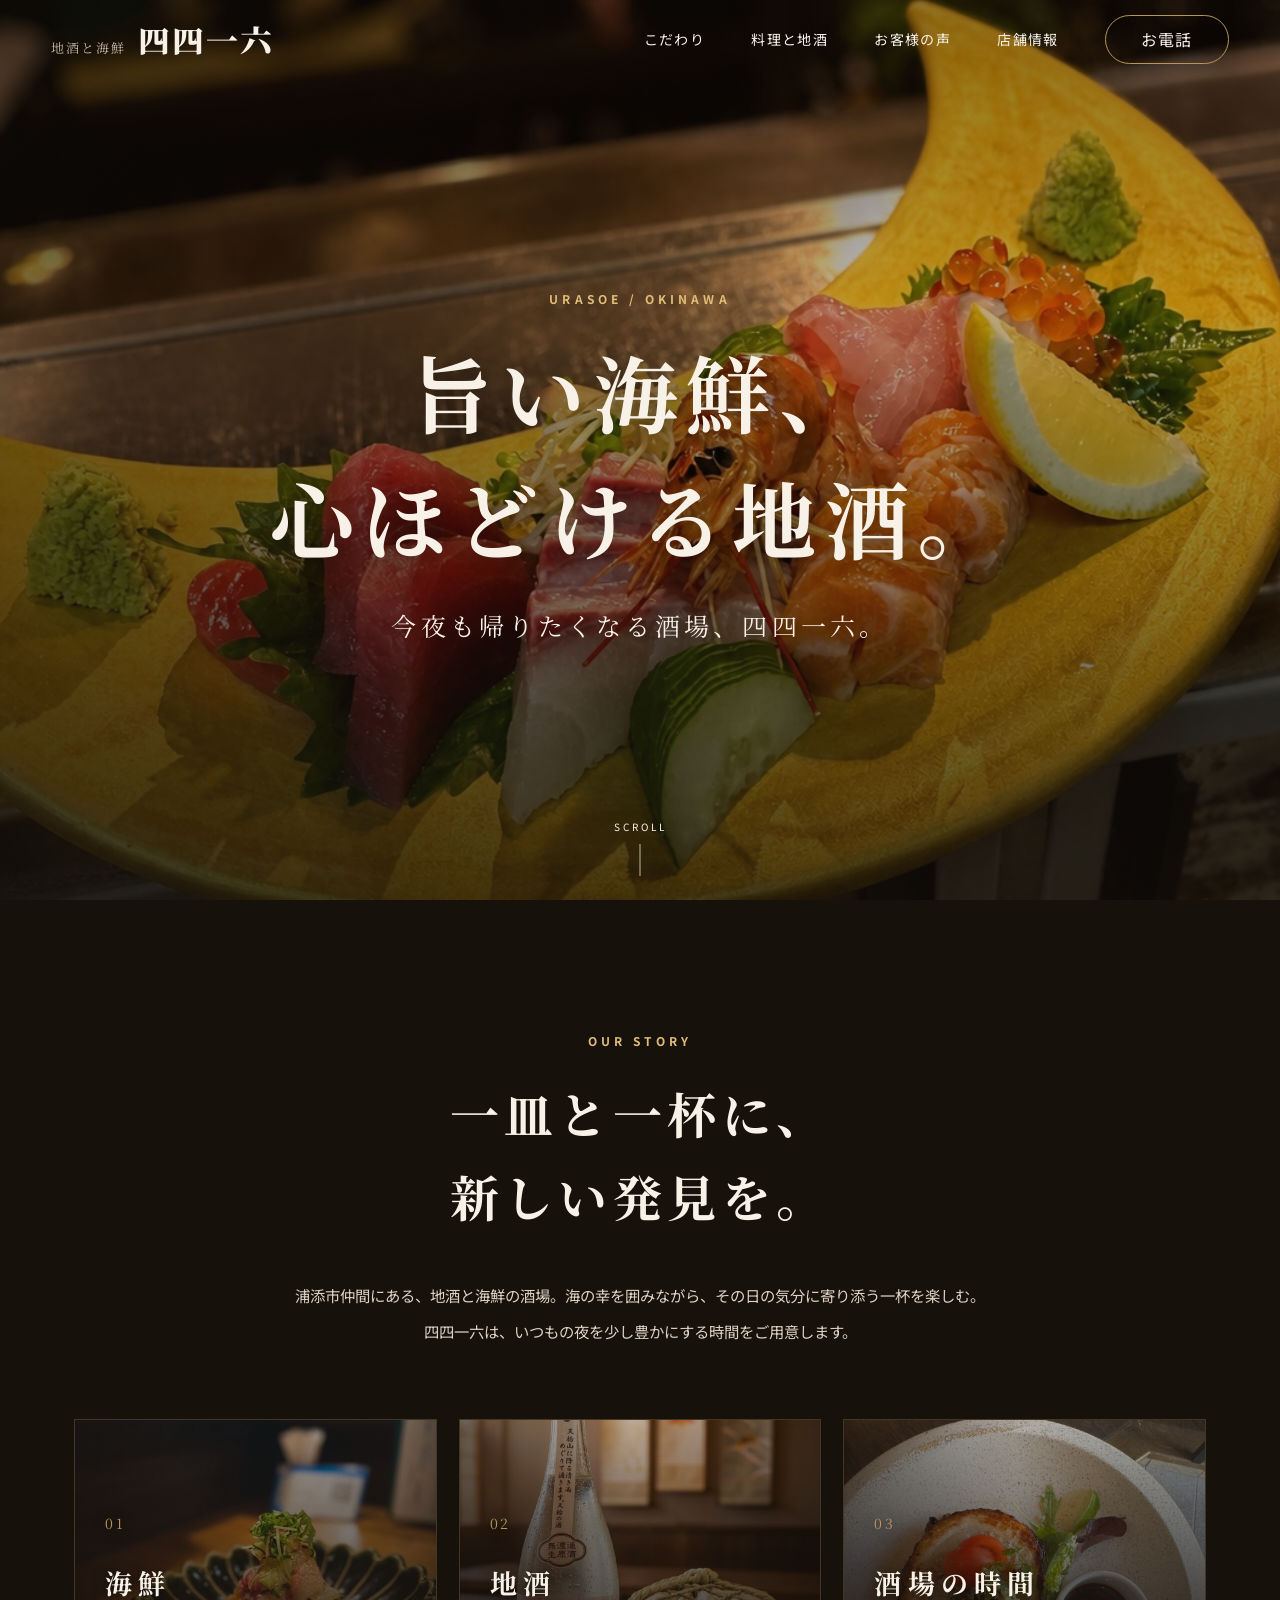
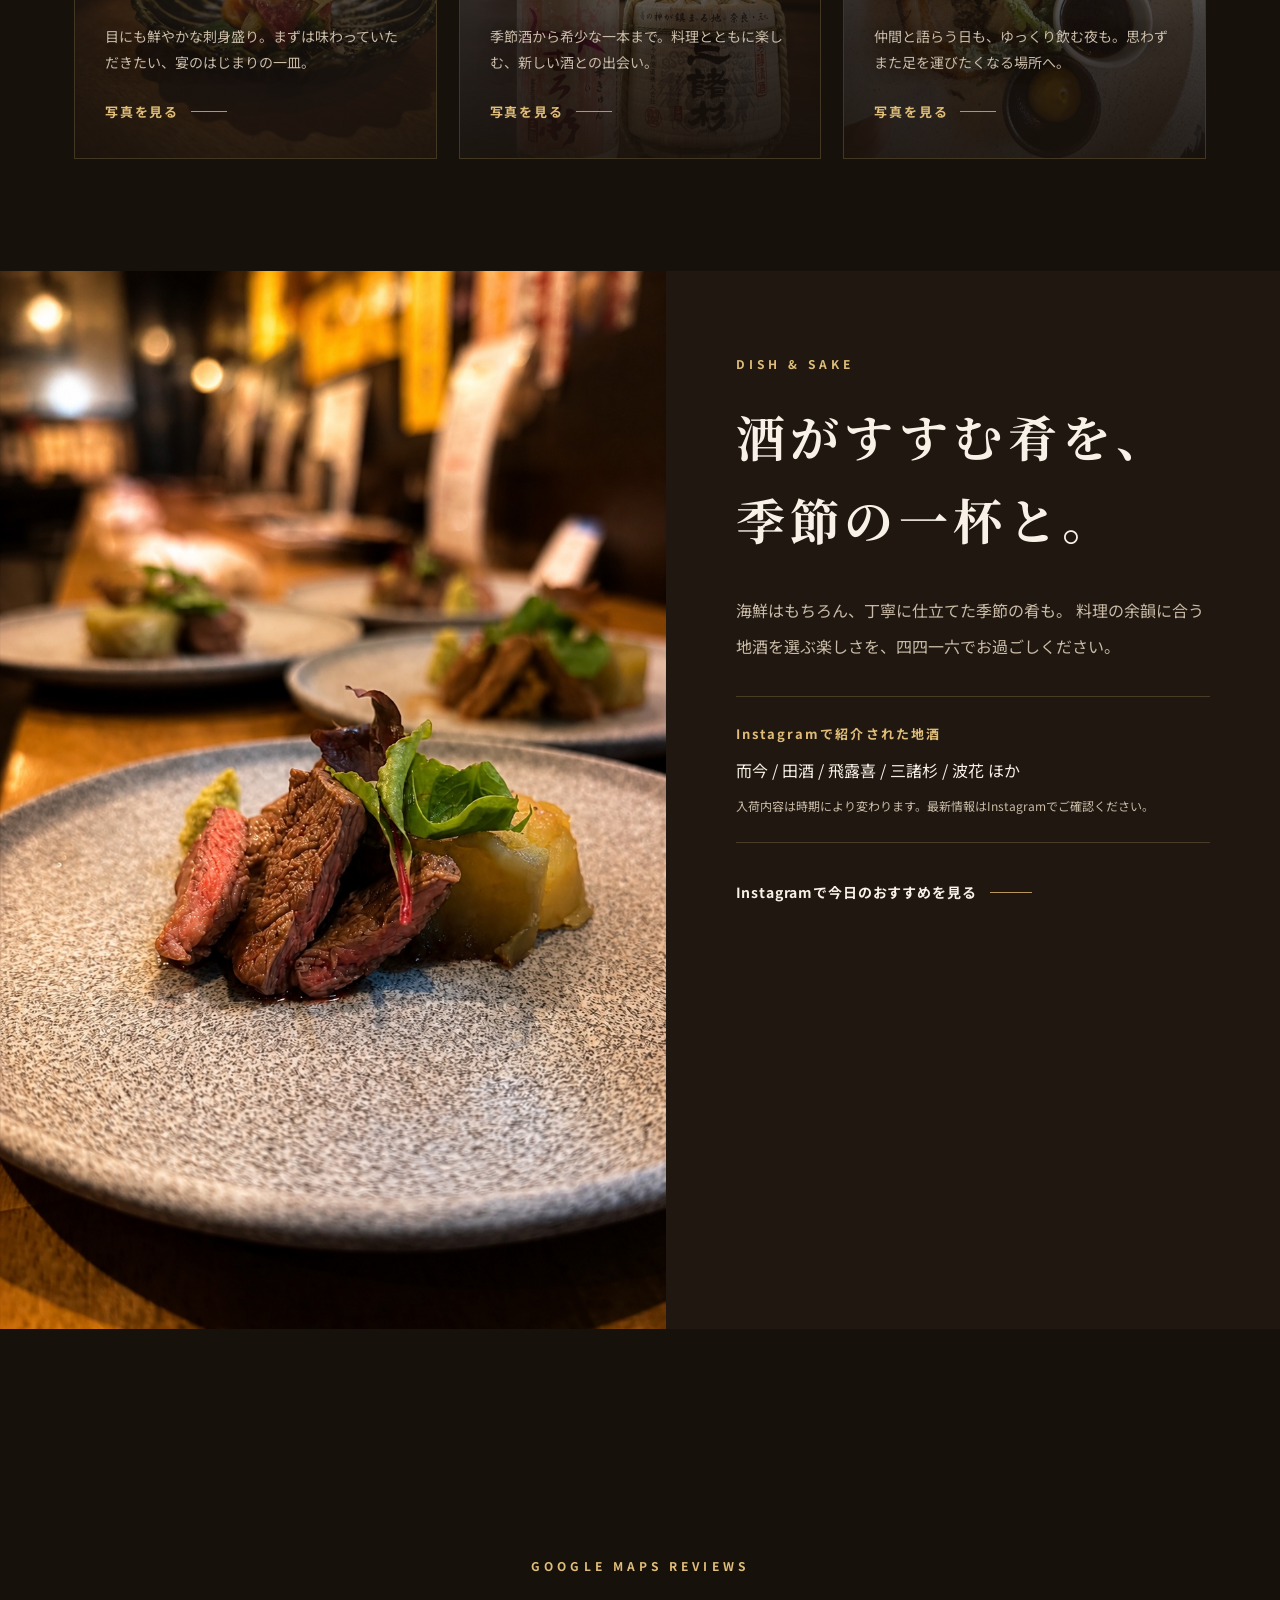
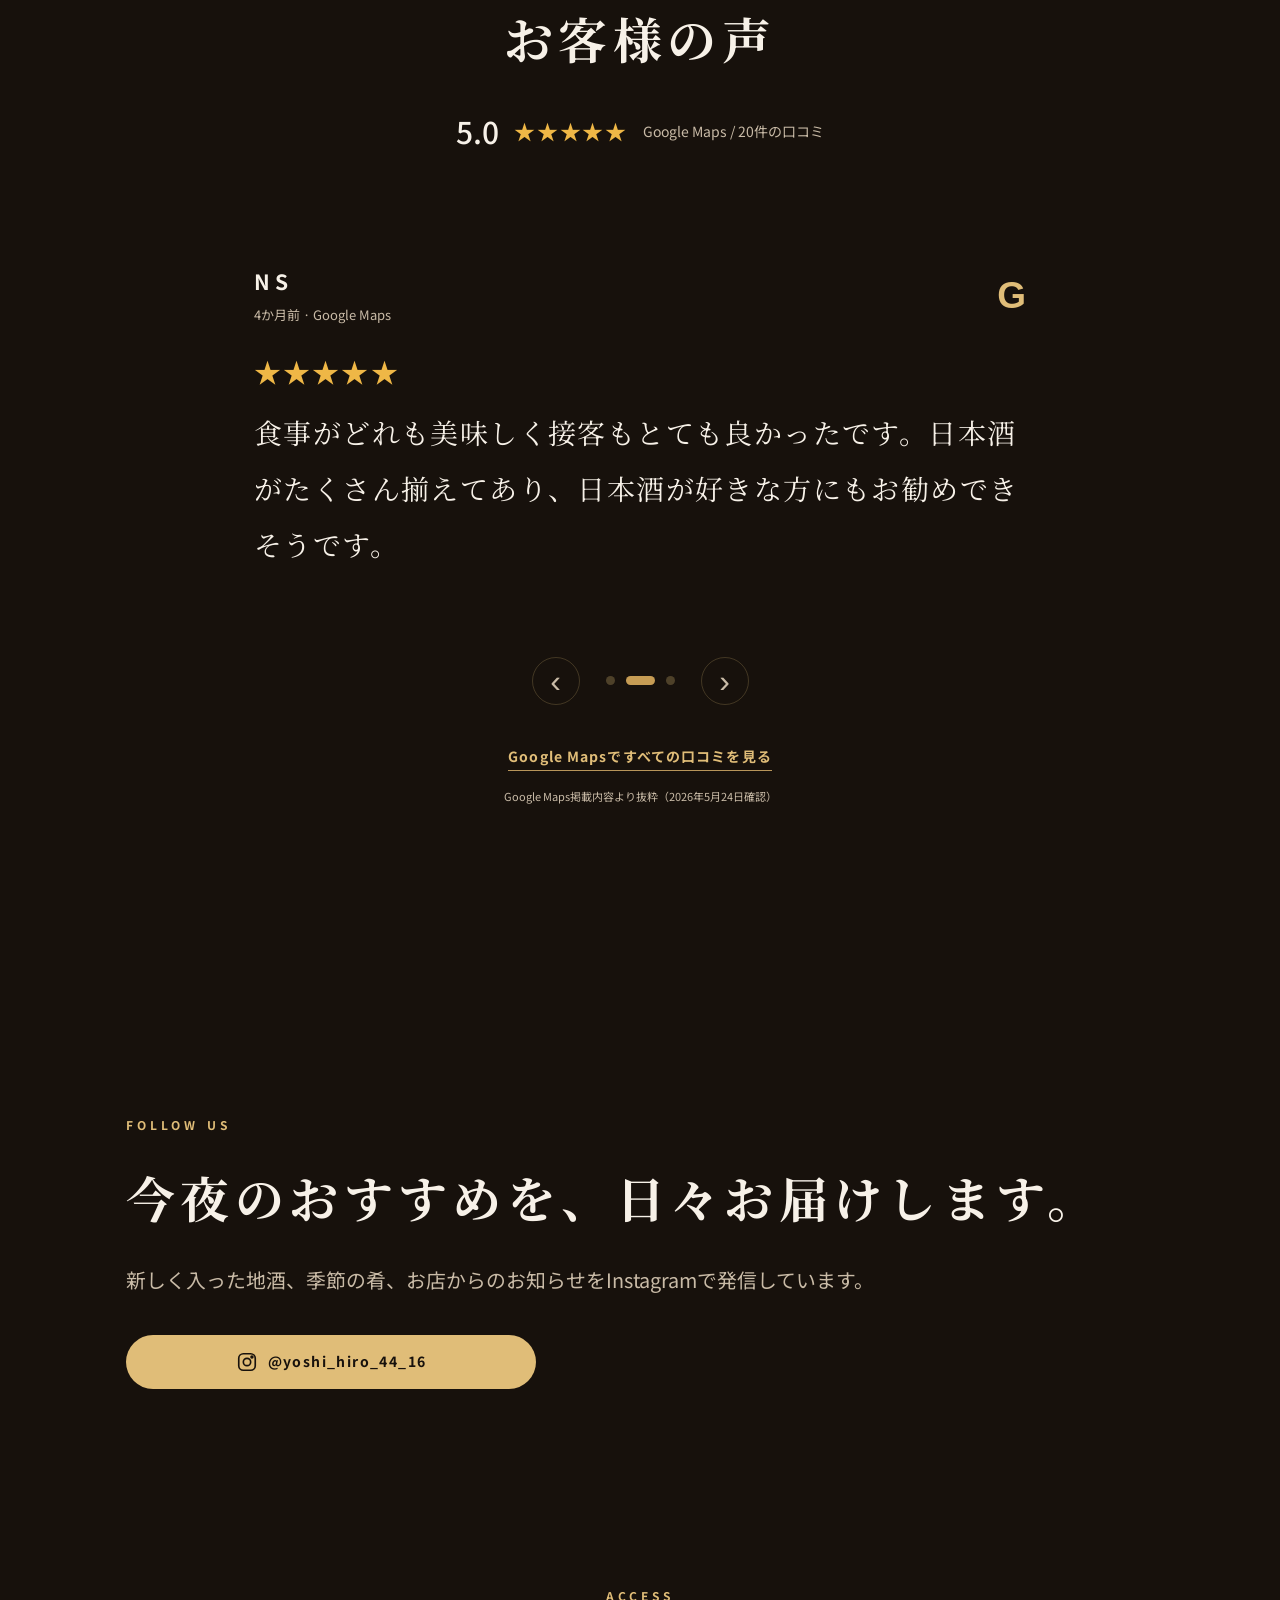
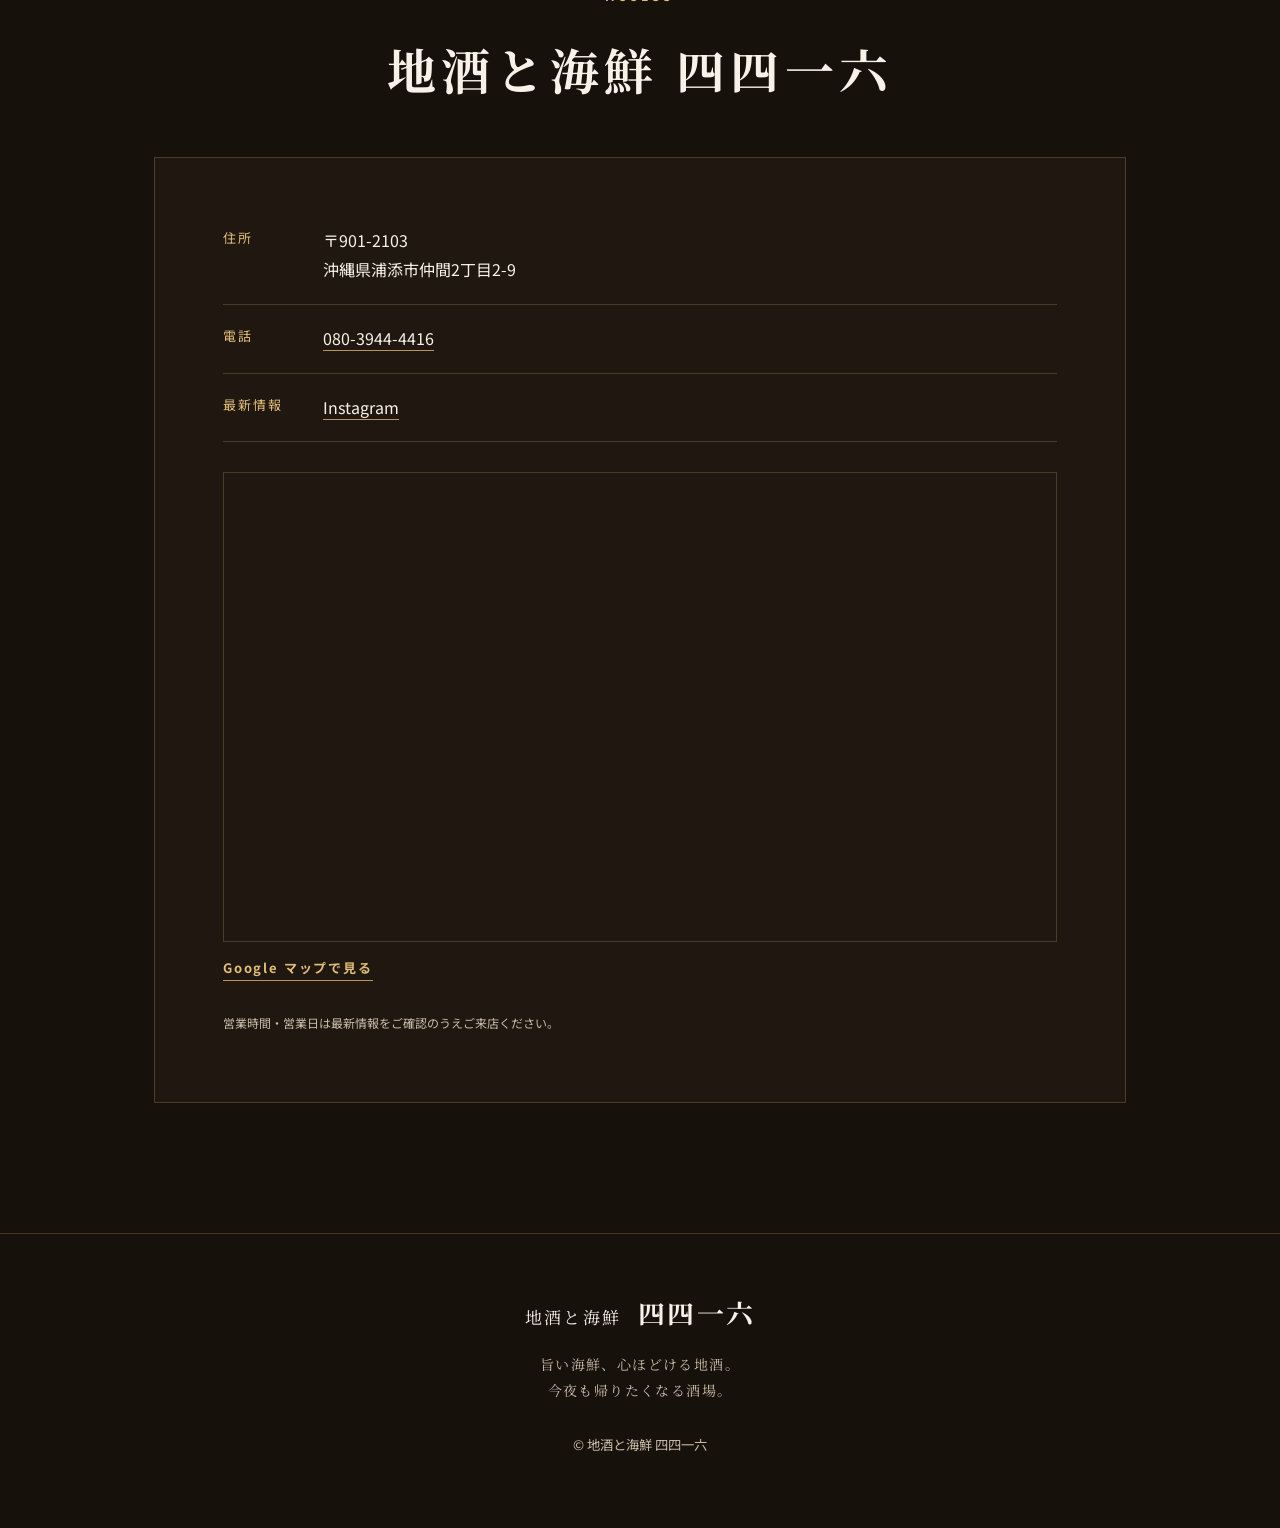
<file: index.html>
<!doctype html>
<html lang="ja">
  <head>
    <meta charset="utf-8">
    <meta name="viewport" content="width=device-width, initial-scale=1">
    <meta name="theme-color" content="#17110c">
    <meta
      name="description"
      content="沖縄県浦添市仲間の酒場、地酒と海鮮 四四一六。旨い海鮮、心ほどける地酒。今夜も帰りたくなる酒場。"
    >
    <title>地酒と海鮮 四四一六 | 浦添の酒場</title>
    <link rel="preconnect" href="https://fonts.googleapis.com">
    <link rel="preconnect" href="https://fonts.gstatic.com" crossorigin>
    <link
      href="https://fonts.googleapis.com/css2?family=Noto+Sans+JP:wght@400;500;700&family=Noto+Serif+JP:wght@500;700;900&display=swap"
      rel="stylesheet"
    >
    <link rel="stylesheet" href="styles.css?v=20260612-bar-gallery">
    <script defer src="script.js"></script>
    <script type="application/ld+json">
      {
        "@context": "https://schema.org",
        "@type": "Restaurant",
        "name": "地酒と海鮮 四四一六",
        "telephone": "080-3944-4416",
        "address": {
          "@type": "PostalAddress",
          "postalCode": "901-2103",
          "addressRegion": "沖縄県",
          "addressLocality": "浦添市",
          "streetAddress": "仲間2丁目2-9"
        },
        "servesCuisine": ["居酒屋", "海鮮料理"],
        "sameAs": ["https://www.instagram.com/yoshi_hiro_44_16/"]
      }
    </script>
  </head>
  <body>
    <header class="site-header" data-header>
      <a class="brand" href="#top" aria-label="地酒と海鮮 四四一六 トップへ">
        <span class="brand-small">地酒と海鮮</span>
        <span class="brand-name">四四一六</span>
      </a>
      <nav class="desktop-nav" aria-label="主要メニュー">
        <a href="#kodawari">こだわり</a>
        <a href="#dish">料理と地酒</a>
        <a href="#reviews">お客様の声</a>
        <a href="#access">店舗情報</a>
      </nav>
      <a class="header-call" href="tel:08039444416">お電話</a>
    </header>

    <main id="top">
      <section class="hero" aria-label="地酒と海鮮 四四一六">
        <div class="hero-media" role="img" aria-label="海鮮の刺身盛り合わせ"></div>
        <div class="hero-overlay"></div>
        <div class="hero-content">
          <p class="hero-eyebrow">URASOE / OKINAWA</p>
          <h1>
            <span>旨い海鮮、</span>
            <span>心ほどける地酒。</span>
          </h1>
          <p class="hero-lead">
            今夜も帰りたくなる酒場、<br class="mobile-only">四四一六。
          </p>
        </div>
        <a class="scroll-cue" href="#kodawari">SCROLL<span></span></a>
      </section>

      <section class="intro" id="kodawari">
        <div class="section-heading reveal">
          <p class="overline">OUR STORY</p>
          <h2>一皿と一杯に、<br>新しい発見を。</h2>
        </div>
        <p class="intro-text reveal">
          <span>浦添市仲間にある、地酒と海鮮の酒場。海の幸を囲みながら、その日の気分に寄り添う一杯を楽しむ。</span>
          <span>四四一六は、いつもの夜を少し豊かにする時間をご用意します。</span>
        </p>
        <div class="promise-grid">
          <a class="promise promise-with-image promise-seafood promise-link reveal" href="seafood.html" aria-label="海鮮の写真ギャラリーを見る">
            <img class="promise-image" src="kaisen-dish.jpg" alt="海鮮の一皿" loading="lazy">
            <span class="promise-number">01</span>
            <h3>海鮮</h3>
            <p>目にも鮮やかな刺身盛り。まずは味わっていただきたい、宴のはじまりの一皿。</p>
            <span class="promise-link-label">写真を見る</span>
          </a>
          <a class="promise promise-with-image promise-link reveal" href="sake.html" aria-label="地酒の写真ギャラリーを見る">
            <img class="promise-image" src="jizake-sake.jpg" alt="地酒の瓶と菰樽" loading="lazy">
            <span class="promise-number">02</span>
            <h3>地酒</h3>
            <p>季節酒から希少な一本まで。料理とともに楽しむ、新しい酒との出会い。</p>
            <span class="promise-link-label">写真を見る</span>
          </a>
          <a class="promise promise-with-image promise-time promise-link reveal" href="bar.html" aria-label="酒場の時間の写真ギャラリーを見る">
            <img class="promise-image" src="izakaya-time.jpg" alt="酒場で楽しむ季節の一皿" loading="lazy">
            <span class="promise-number">03</span>
            <h3>酒場の時間</h3>
            <p>仲間と語らう日も、ゆっくり飲む夜も。思わずまた足を運びたくなる場所へ。</p>
            <span class="promise-link-label">写真を見る</span>
          </a>
        </div>
      </section>

      <section class="signature" id="dish">
        <div class="signature-image reveal">
          <img src="feature-dish.jpg" alt="温かな店内で提供される季節の一皿" loading="lazy">
        </div>
        <div class="signature-copy reveal">
          <p class="overline">DISH & SAKE</p>
          <h2>酒がすすむ肴を、<br>季節の一杯と。</h2>
          <p>
            海鮮はもちろん、丁寧に仕立てた季節の肴も。
            料理の余韻に合う地酒を選ぶ楽しさを、四四一六でお過ごしください。
          </p>
          <div class="sake-note">
            <p class="note-title">Instagramで紹介された地酒</p>
            <p>而今 / 田酒 / 飛露喜 / 三諸杉 / 波花 ほか</p>
            <small>入荷内容は時期により変わります。最新情報はInstagramでご確認ください。</small>
          </div>
          <a
            class="text-link"
            href="https://www.instagram.com/yoshi_hiro_44_16/"
            target="_blank"
            rel="noreferrer"
          >Instagramで今日のおすすめを見る</a>
        </div>
      </section>

      <section class="reviews" id="reviews">
        <div class="section-heading reveal">
          <p class="overline">GOOGLE MAPS REVIEWS</p>
          <h2>お客様の声</h2>
          <div class="review-rating" aria-label="Google マップの評価 5.0、20件の口コミ">
            <strong>5.0</strong>
            <span class="stars" aria-hidden="true">★★★★★</span>
            <span>Google Maps / 20件の口コミ</span>
          </div>
        </div>
        <div class="review-carousel reveal" data-carousel>
          <div class="review-slides" aria-live="polite">
            <article class="review-card is-active" data-slide aria-hidden="false">
              <div class="review-card-header">
                <div>
                  <p class="reviewer">c ko</p>
                  <p class="review-meta">5か月前 · Google Maps</p>
                </div>
                <span class="google-mark" aria-label="Google">G</span>
              </div>
              <p class="review-stars" aria-label="5つ星">★★★★★</p>
              <blockquote>
                お料理、お酒、スタッフさんのサービスの良さ、全てにおいて大満足です！
              </blockquote>
            </article>
            <article class="review-card" data-slide aria-hidden="true">
              <div class="review-card-header">
                <div>
                  <p class="reviewer">N S</p>
                  <p class="review-meta">4か月前 · Google Maps</p>
                </div>
                <span class="google-mark" aria-label="Google">G</span>
              </div>
              <p class="review-stars" aria-label="5つ星">★★★★★</p>
              <blockquote>
                食事がどれも美味しく接客もとても良かったです。日本酒がたくさん揃えてあり、日本酒が好きな方にもお勧めできそうです。
              </blockquote>
            </article>
            <article class="review-card" data-slide aria-hidden="true">
              <div class="review-card-header">
                <div>
                  <p class="reviewer">haiw erhr</p>
                  <p class="review-meta">最終編集: 4か月前 · Google Maps</p>
                </div>
                <span class="google-mark" aria-label="Google">G</span>
              </div>
              <p class="review-stars" aria-label="5つ星">★★★★★</p>
              <blockquote>
                刺身が熟成されてて旨味が引き出されている。天麩羅はサクサク。旬の筍が美味しかった。
              </blockquote>
            </article>
          </div>
          <div class="review-controls">
            <button class="review-arrow" type="button" data-prev aria-label="前の口コミを表示">‹</button>
            <div class="review-dots" aria-label="口コミスライド">
              <button class="review-dot is-active" type="button" data-dot="0" aria-label="1件目の口コミ" aria-current="true"></button>
              <button class="review-dot" type="button" data-dot="1" aria-label="2件目の口コミ"></button>
              <button class="review-dot" type="button" data-dot="2" aria-label="3件目の口コミ"></button>
            </div>
            <button class="review-arrow" type="button" data-next aria-label="次の口コミを表示">›</button>
          </div>
          <a
            class="review-map-link"
            href="https://www.google.com/maps/search/?api=1&query=%E5%9C%B0%E9%85%92%E3%81%A8%E6%B5%B7%E9%AE%AE%20%E5%9B%9B%E5%9B%9B%E4%B8%80%E5%85%AD%20%E6%B2%96%E7%B8%84%E7%9C%8C%E6%B5%A6%E6%B7%BB%E5%B8%82%E4%BB%B2%E9%96%932%E4%B8%81%E7%9B%AE2-9"
            target="_blank"
            rel="noreferrer"
          >Google Mapsですべての口コミを見る</a>
          <p class="review-source">Google Maps掲載内容より抜粋（2026年5月24日確認）</p>
        </div>
      </section>

      <section class="instagram-band">
        <div class="band-copy reveal">
          <p class="overline">FOLLOW US</p>
          <h2>今夜のおすすめを、日々お届けします。</h2>
          <p>新しく入った地酒、季節の肴、お店からのお知らせをInstagramで発信しています。</p>
        </div>
        <a
          class="button instagram reveal"
          href="https://www.instagram.com/yoshi_hiro_44_16/"
          target="_blank"
          rel="noreferrer"
        >
          <svg class="instagram-icon" viewBox="0 0 24 24" aria-hidden="true">
            <rect x="3" y="3" width="18" height="18" rx="5"></rect>
            <circle cx="12" cy="12" r="4"></circle>
            <circle cx="17.4" cy="6.6" r="1"></circle>
          </svg>
          <span>@yoshi_hiro_44_16</span>
        </a>
      </section>

      <section class="access" id="access">
        <div class="section-heading reveal">
          <p class="overline">ACCESS</p>
          <h2>地酒と海鮮 四四一六</h2>
        </div>
        <div class="access-card reveal">
          <dl>
            <div>
              <dt>住所</dt>
              <dd>〒901-2103<br>沖縄県浦添市仲間2丁目2-9</dd>
            </div>
            <div>
              <dt>電話</dt>
              <dd><a href="tel:08039444416">080-3944-4416</a></dd>
            </div>
            <div>
              <dt>最新情報</dt>
              <dd>
                <a href="https://www.instagram.com/yoshi_hiro_44_16/" target="_blank" rel="noreferrer">
                  Instagram
                </a>
              </dd>
            </div>
          </dl>
          <div class="access-map">
            <iframe
              title="地酒と海鮮 四四一六のGoogleマップ"
              src="https://www.google.com/maps?q=%E5%9C%B0%E9%85%92%E3%81%A8%E6%B5%B7%E9%AE%AE%20%E5%9B%9B%E5%9B%9B%E4%B8%80%E5%85%AD%20%E6%B2%96%E7%B8%84%E7%9C%8C%E6%B5%A6%E6%B7%BB%E5%B8%82%E4%BB%B2%E9%96%932%E4%B8%81%E7%9B%AE2-9&output=embed"
              loading="lazy"
              referrerpolicy="no-referrer-when-downgrade"
            ></iframe>
            <a
              class="map-link"
              href="https://www.google.com/maps/search/?api=1&query=%E5%9C%B0%E9%85%92%E3%81%A8%E6%B5%B7%E9%AE%AE%20%E5%9B%9B%E5%9B%9B%E4%B8%80%E5%85%AD%20%E6%B2%96%E7%B8%84%E7%9C%8C%E6%B5%A6%E6%B7%BB%E5%B8%82%E4%BB%B2%E9%96%932%E4%B8%81%E7%9B%AE2-9"
              target="_blank"
              rel="noreferrer"
            >Google マップで見る</a>
          </div>
          <p class="access-note">営業時間・営業日は最新情報をご確認のうえご来店ください。</p>
        </div>
      </section>
    </main>

    <footer class="site-footer">
      <p class="footer-brand">地酒と海鮮 <strong>四四一六</strong></p>
      <p>旨い海鮮、心ほどける地酒。<br>今夜も帰りたくなる酒場。</p>
      <small>&copy; 地酒と海鮮 四四一六</small>
    </footer>

    <div class="mobile-dock" aria-label="お問い合わせ">
      <a href="tel:08039444416">電話する</a>
      <a
        href="https://www.google.com/maps/search/?api=1&query=%E5%9C%B0%E9%85%92%E3%81%A8%E6%B5%B7%E9%AE%AE%20%E5%9B%9B%E5%9B%9B%E4%B8%80%E5%85%AD%20%E6%B2%96%E7%B8%84%E7%9C%8C%E6%B5%A6%E6%B7%BB%E5%B8%82%E4%BB%B2%E9%96%932%E4%B8%81%E7%9B%AE2-9"
        target="_blank"
        rel="noreferrer"
      >地図</a>
      <a href="https://www.instagram.com/yoshi_hiro_44_16/" target="_blank" rel="noreferrer">Instagram</a>
    </div>
  </body>
</html>
</file>
<file: styles.css>
@charset "UTF-8";

:root {
  --ink: #f7f1e8;
  --ink-muted: #c9bba7;
  --night: #17110c;
  --night-soft: #201810;
  --panel: #2b2017;
  --gold: #b8955a;
  --gold-light: #e0bd78;
  --vermilion: #a94331;
  --line: rgba(224, 189, 120, 0.22);
  --serif: "Noto Serif JP", "Hiragino Mincho ProN", serif;
  --sans: "Noto Sans JP", "Hiragino Kaku Gothic ProN", sans-serif;
}

* {
  box-sizing: border-box;
}

html {
  scroll-behavior: smooth;
}

body {
  margin: 0;
  color: var(--ink);
  background: var(--night);
  font-family: var(--sans);
  line-height: 1.85;
}

a {
  color: inherit;
  text-decoration: none;
}

img {
  display: block;
  max-width: 100%;
}

.site-header {
  position: fixed;
  top: 0;
  left: 0;
  z-index: 30;
  display: flex;
  align-items: center;
  justify-content: space-between;
  width: 100%;
  height: 80px;
  padding: 0 clamp(20px, 4vw, 54px);
  border-bottom: 1px solid transparent;
  transition: background 260ms ease, border-color 260ms ease;
}

.site-header.is-scrolled {
  background: rgba(23, 17, 12, 0.93);
  border-color: var(--line);
  backdrop-filter: blur(12px);
}

.brand {
  display: flex;
  align-items: baseline;
  gap: 12px;
  font-family: var(--serif);
  letter-spacing: 0.12em;
}

.brand-small {
  font-size: 13px;
  color: var(--ink-muted);
}

.brand-name {
  font-size: clamp(25px, 3vw, 32px);
  font-weight: 900;
}

.desktop-nav {
  display: flex;
  gap: clamp(24px, 4vw, 46px);
  margin-left: auto;
  margin-right: clamp(22px, 4vw, 46px);
  font-size: 14px;
  letter-spacing: 0.1em;
}

.desktop-nav a {
  position: relative;
}

.desktop-nav a::after {
  position: absolute;
  right: 0;
  bottom: -8px;
  left: 0;
  height: 1px;
  content: "";
  background: var(--gold-light);
  transform: scaleX(0);
  transform-origin: left;
  transition: transform 180ms ease;
}

.desktop-nav a:hover::after,
.desktop-nav a:focus-visible::after {
  transform: scaleX(1);
}

.header-call {
  min-width: 124px;
  padding: 9px 20px;
  text-align: center;
  letter-spacing: 0.08em;
  border: 1px solid var(--gold);
  border-radius: 999px;
  transition: background 180ms ease;
}

.header-call:hover,
.header-call:focus-visible {
  background: rgba(184, 149, 90, 0.18);
}

.hero {
  position: relative;
  display: grid;
  min-height: 100svh;
  place-items: center;
  overflow: hidden;
}

.hero-media,
.hero-overlay {
  position: absolute;
  inset: 0;
}

.hero-media {
  background-image: url("hero-sashimi.jpg");
  background-repeat: no-repeat;
  background-position: center 67%;
  background-size: cover;
  transform: scale(1.03);
  animation: hero-zoom 14s ease-out forwards;
}

.hero-overlay {
  background:
    linear-gradient(180deg, rgba(18, 13, 9, 0.48) 0%, rgba(18, 13, 9, 0.27) 34%, rgba(18, 13, 9, 0.75) 100%),
    linear-gradient(90deg, rgba(18, 13, 9, 0.4), transparent 65%);
}

@keyframes hero-zoom {
  from { transform: scale(1.09); }
  to { transform: scale(1.03); }
}

.hero-content {
  position: relative;
  z-index: 2;
  width: min(1160px, calc(100% - 48px));
  padding-top: 74px;
  text-align: center;
}

.hero-eyebrow,
.overline {
  margin: 0 0 20px;
  color: var(--gold-light);
  font-size: 12px;
  font-weight: 700;
  letter-spacing: 0.34em;
}

.hero h1 {
  display: flex;
  flex-direction: column;
  gap: 4px;
  margin: 0;
  font-family: var(--serif);
  font-size: clamp(42px, 7.1vw, 84px);
  font-weight: 700;
  letter-spacing: 0.1em;
  line-height: 1.45;
  text-shadow: 0 4px 28px rgba(0, 0, 0, 0.46);
}

.hero-lead {
  margin: 24px 0 38px;
  font-family: var(--serif);
  font-size: clamp(18px, 2vw, 25px);
  letter-spacing: 0.17em;
}

.hero-actions {
  display: flex;
  justify-content: center;
  gap: 14px;
}

.button {
  display: inline-flex;
  align-items: center;
  justify-content: center;
  min-height: 54px;
  padding: 0 31px;
  font-size: 14px;
  font-weight: 700;
  letter-spacing: 0.1em;
  border: 1px solid transparent;
  border-radius: 999px;
  transition: transform 180ms ease, background 180ms ease, border-color 180ms ease;
}

.button:hover,
.button:focus-visible {
  transform: translateY(-2px);
}

.button.primary {
  color: white;
  background: var(--vermilion);
}

.button.primary:hover,
.button.primary:focus-visible {
  background: #bf533c;
}

.button.secondary {
  border-color: rgba(247, 241, 232, 0.64);
  background: rgba(15, 12, 9, 0.26);
}

.button.secondary:hover,
.button.secondary:focus-visible {
  background: rgba(15, 12, 9, 0.5);
}

.scroll-cue {
  position: absolute;
  bottom: 24px;
  left: 50%;
  z-index: 2;
  display: flex;
  flex-direction: column;
  gap: 8px;
  align-items: center;
  font-size: 10px;
  letter-spacing: 0.3em;
  transform: translateX(-50%);
}

.scroll-cue span {
  width: 1px;
  height: 32px;
  background: var(--ink);
  opacity: 0.72;
}

.intro {
  max-width: 1180px;
  padding: clamp(76px, 11vw, 130px) 24px clamp(70px, 9vw, 112px);
  margin: 0 auto;
}

#kodawari,
#dish,
#reviews,
#access {
  scroll-margin-top: 92px;
}

.section-heading {
  text-align: center;
}

.section-heading h2,
.signature-copy h2,
.band-copy h2 {
  margin: 0;
  font-family: var(--serif);
  font-size: clamp(31px, 4.5vw, 49px);
  letter-spacing: 0.11em;
  line-height: 1.7;
}

.intro-text {
  max-width: 1040px;
  margin: 38px auto 70px;
  color: #ddd1c2;
  font-size: clamp(14px, 1.2vw, 16px);
  line-height: 2.35;
  text-align: center;
}

.intro-text span {
  display: block;
  white-space: nowrap;
}

.promise-grid {
  display: grid;
  grid-template-columns: repeat(3, 1fr);
  gap: 22px;
}

.promise {
  position: relative;
  overflow: hidden;
  min-height: 276px;
  padding: 34px 30px;
  border: 1px solid var(--line);
  background: var(--night-soft);
}

.promise-with-image {
  display: flex;
  flex-direction: column;
  justify-content: flex-end;
  min-height: 340px;
  background: #16100b;
}

.promise-with-image::after {
  position: absolute;
  inset: 0;
  z-index: 1;
  content: "";
  background:
    linear-gradient(180deg, rgba(24, 17, 12, 0.14) 0%, rgba(24, 17, 12, 0.72) 62%, rgba(24, 17, 12, 0.9) 100%),
    linear-gradient(90deg, rgba(24, 17, 12, 0.58) 0%, rgba(24, 17, 12, 0.12) 48%, rgba(24, 17, 12, 0.32) 100%);
}

.promise-image {
  position: absolute;
  inset: 0;
  width: 100%;
  height: 100%;
  object-fit: cover;
  object-position: 46% 68%;
  transform: scale(1.02);
}

.promise-with-image .promise-number,
.promise-with-image h3,
.promise-with-image p {
  position: relative;
  z-index: 2;
  text-shadow: 0 2px 14px rgba(0, 0, 0, 0.55);
}

.promise-with-image p {
  color: rgba(250, 246, 237, 0.84);
}

.promise-link {
  color: inherit;
  cursor: pointer;
  transition: border-color 220ms ease, transform 220ms ease;
}

.promise-link:hover,
.promise-link:focus-visible {
  border-color: rgba(224, 189, 120, 0.58);
  transform: translateY(-3px);
}

.promise-link-label {
  position: relative;
  z-index: 2;
  display: inline-flex;
  align-items: center;
  gap: 12px;
  margin-top: 24px;
  color: var(--gold-light);
  font-size: 13px;
  font-weight: 700;
  letter-spacing: 0.14em;
}

.promise-link-label::after {
  width: 36px;
  height: 1px;
  content: "";
  background: var(--gold);
}

.promise-seafood .promise-image {
  object-position: 50% 72%;
}

.promise-time .promise-image {
  object-position: 50% 58%;
}

.promise-number {
  color: var(--gold);
  font-family: var(--serif);
  font-size: 14px;
  letter-spacing: 0.18em;
}

.promise h3 {
  margin: 21px 0 16px;
  font-family: var(--serif);
  font-size: 27px;
  letter-spacing: 0.23em;
}

.promise p {
  margin: 0;
  color: var(--ink-muted);
  font-size: 14px;
}

.signature {
  display: grid;
  grid-template-columns: minmax(300px, 52%) minmax(320px, 48%);
  align-items: stretch;
  max-width: 1320px;
  margin: 0 auto clamp(72px, 10vw, 122px);
  background: var(--night-soft);
}

.signature-image img {
  width: 100%;
  height: 100%;
  min-height: 700px;
  object-fit: cover;
  object-position: center 54%;
}

.signature-copy {
  padding: clamp(46px, 7vw, 82px) clamp(34px, 6vw, 70px);
}

.signature-copy > p:not(.overline) {
  margin: 30px 0;
  color: var(--ink-muted);
  line-height: 2.25;
}

.sake-note {
  padding: 25px 0;
  margin: 32px 0 34px;
  border-top: 1px solid var(--line);
  border-bottom: 1px solid var(--line);
}

.sake-note p {
  margin: 0 0 10px;
}

.sake-note .note-title {
  color: var(--gold-light);
  font-size: 13px;
  font-weight: 700;
  letter-spacing: 0.16em;
}

.sake-note small {
  display: block;
  color: var(--ink-muted);
  font-size: 12px;
  line-height: 1.8;
}

.text-link {
  display: inline-flex;
  align-items: center;
  gap: 14px;
  font-size: 14px;
  font-weight: 700;
  letter-spacing: 0.06em;
}

.text-link::after {
  width: 42px;
  height: 1px;
  content: "";
  background: var(--gold);
  transition: width 180ms ease;
}

.text-link:hover::after {
  width: 58px;
}

.instagram-band {
  display: block;
  max-width: 1180px;
  padding: clamp(48px, 7vw, 76px);
  margin: 0 auto clamp(75px, 10vw, 120px);
  border: 0;
  background: transparent;
  text-align: left;
}

.band-copy p:not(.overline) {
  max-width: 100%;
  margin: 20px 0 0;
  color: var(--ink-muted);
  font-size: clamp(15px, 1.55vw, 20px);
  line-height: 2;
  white-space: nowrap;
}

.band-copy h2 {
  white-space: nowrap;
}

.button.instagram {
  min-width: min(410px, 100%);
  margin-top: 36px;
  color: var(--night);
  background: var(--gold-light);
}

.instagram-icon {
  width: 22px;
  height: 22px;
  margin-right: 10px;
  fill: none;
  stroke: currentColor;
  stroke-linecap: round;
  stroke-linejoin: round;
  stroke-width: 1.8;
}

.reviews {
  max-width: none;
  padding: clamp(72px, 10vw, 104px) 24px clamp(76px, 11vw, 112px);
  margin: 0 0 clamp(75px, 10vw, 120px);
  color: var(--ink);
  background: transparent;
}

.reviews .overline {
  color: var(--gold-light);
}

.reviews .section-heading h2 {
  color: var(--ink);
}

.review-carousel {
  max-width: 932px;
  margin: 0 auto;
  text-align: center;
}

.review-rating {
  display: flex;
  gap: 15px;
  align-items: center;
  justify-content: center;
  margin: 24px 0 47px;
  color: var(--ink-muted);
  font-size: 14px;
}

.review-rating strong {
  color: var(--ink);
  font-size: 30px;
  font-weight: 500;
}

.stars {
  color: #efb746;
  font-size: 21px;
  letter-spacing: 0.08em;
}

.review-slides {
  position: relative;
  min-height: 358px;
}

.review-card {
  position: absolute;
  inset: 0;
  visibility: hidden;
  padding: clamp(32px, 6vw, 55px) clamp(27px, 8vw, 80px);
  text-align: left;
  color: var(--ink);
  border: 0;
  background: transparent;
  box-shadow: none;
  opacity: 0;
  transform: translateX(22px);
  transition: opacity 360ms ease, transform 360ms ease, visibility 360ms;
}

.review-card.is-active {
  position: relative;
  visibility: visible;
  opacity: 1;
  transform: translateX(0);
}

.review-card-header {
  display: flex;
  align-items: flex-start;
  justify-content: space-between;
}

.reviewer {
  margin: 0 0 3px;
  color: var(--ink);
  font-size: 21px;
  font-weight: 700;
}

.review-meta {
  margin: 0;
  color: var(--ink-muted);
  font-size: 13px;
}

.google-mark {
  color: var(--gold-light);
  font-family: Arial, sans-serif;
  font-size: 37px;
  font-weight: 700;
}

.review-stars {
  margin: 28px 0 19px;
  color: #efb746;
  font-size: 27px;
  letter-spacing: 0.08em;
  line-height: 1;
}

.review-card blockquote {
  margin: 0;
  font-family: var(--serif);
  font-size: clamp(20px, 2.7vw, 28px);
  letter-spacing: 0.05em;
  line-height: 2;
  color: var(--ink);
}

.review-controls {
  display: flex;
  gap: 26px;
  align-items: center;
  justify-content: center;
  margin-top: 30px;
}

.review-arrow {
  width: 48px;
  height: 48px;
  color: var(--ink-muted);
  font-size: 32px;
  line-height: 1;
  cursor: pointer;
  border: 1px solid var(--line);
  border-radius: 50%;
  background: transparent;
  transition: border-color 180ms ease, color 180ms ease;
}

.review-arrow:hover,
.review-arrow:focus-visible {
  color: #b18447;
  border-color: #b8955a;
}

.review-dots {
  display: flex;
  gap: 11px;
}

.review-dot {
  width: 9px;
  height: 9px;
  padding: 0;
  cursor: pointer;
  border: 0;
  border-radius: 50%;
  background: rgba(224, 189, 120, 0.28);
  transition: width 180ms ease, background 180ms ease;
}

.review-dot.is-active {
  width: 29px;
  border-radius: 10px;
  background: #c69c54;
}

.review-map-link {
  display: inline-flex;
  margin-top: 39px;
  color: var(--gold-light);
  font-size: 14px;
  font-weight: 700;
  letter-spacing: 0.08em;
  border-bottom: 1px solid #b8955a;
}

.review-source {
  margin: 15px 0 0;
  color: var(--ink-muted);
  font-size: 11px;
}

.access {
  max-width: 1020px;
  padding: 0 24px clamp(76px, 11vw, 130px);
  margin: 0 auto;
}

.access-card {
  display: grid;
  grid-template-columns: 1fr;
  gap: 30px;
  padding: clamp(36px, 7vw, 68px);
  margin-top: 46px;
  border: 1px solid var(--line);
  background: var(--night-soft);
}

.access-card dl {
  margin: 0;
}

.access-card dl div {
  display: grid;
  grid-template-columns: 100px 1fr;
  padding: 19px 0;
  border-bottom: 1px solid var(--line);
}

.access-card dl div:first-child {
  padding-top: 0;
}

.access-card dt {
  color: var(--gold-light);
  font-size: 13px;
  letter-spacing: 0.16em;
}

.access-card dd {
  margin: 0;
}

.access-card dd a {
  border-bottom: 1px solid var(--gold);
}

.access-map {
  width: 100%;
  align-self: stretch;
}

.access-map iframe {
  display: block;
  width: 100%;
  min-height: clamp(320px, 48vw, 470px);
  border: 1px solid var(--line);
  filter: saturate(0.78) contrast(0.96);
}

.map-link {
  display: inline-block;
  margin-top: 14px;
  color: var(--gold-light);
  font-size: 13px;
  font-weight: 700;
  letter-spacing: 0.14em;
  border-bottom: 1px solid var(--gold);
}

.access-note {
  grid-column: 1 / -1;
  margin: 0;
  color: var(--ink-muted);
  font-size: 12px;
}

.site-footer {
  padding: 54px 24px 70px;
  color: var(--ink-muted);
  text-align: center;
  border-top: 1px solid var(--line);
}

.footer-brand {
  margin: 0 0 14px;
  color: var(--ink);
  font-family: var(--serif);
  font-size: 17px;
  letter-spacing: 0.14em;
}

.footer-brand strong {
  margin-left: 10px;
  font-size: 27px;
}

.site-footer p:not(.footer-brand) {
  margin: 0 0 25px;
  font-family: var(--serif);
  font-size: 14px;
  letter-spacing: 0.1em;
}

.gallery-hero {
  max-width: 1180px;
  padding: 150px 24px 48px;
  margin: 0 auto;
}

.gallery-hero-copy {
  max-width: 760px;
  padding-bottom: 34px;
  border-bottom: 1px solid var(--line);
}

.gallery-hero h1 {
  margin: 0;
  font-family: var(--serif);
  font-size: clamp(48px, 8vw, 92px);
  letter-spacing: 0.18em;
  line-height: 1.35;
}

.gallery-hero p:not(.overline) {
  max-width: 100%;
  margin: 22px 0 0;
  color: var(--ink-muted);
  font-size: clamp(15px, 1.28vw, 18px);
  line-height: 2.2;
  white-space: nowrap;
}

.seafood-gallery {
  display: grid;
  grid-template-columns: repeat(2, minmax(0, 1fr));
  gap: 18px;
  max-width: 1180px;
  padding: 0 24px clamp(72px, 10vw, 118px);
  margin: 0 auto;
}

.gallery-item {
  position: relative;
  display: block;
  overflow: hidden;
  min-height: 0;
  padding: 0;
  cursor: pointer;
  border: 1px solid var(--line);
  background: #130e0a;
  aspect-ratio: 1 / 1;
}

.gallery-item::after {
  position: absolute;
  inset: 0;
  content: "";
  background:
    radial-gradient(circle at 50% 55%, transparent 40%, rgba(18, 13, 9, 0.28) 100%),
    linear-gradient(180deg, transparent 54%, rgba(18, 13, 9, 0.42) 100%);
  opacity: 0.7;
  transition: opacity 260ms ease;
}

.gallery-item img {
  width: 100%;
  height: 100%;
  object-fit: cover;
  transform: scale(1.015);
  transition: transform 420ms ease, filter 420ms ease;
}

.gallery-item:hover img,
.gallery-item:focus-visible img {
  filter: saturate(1.08) contrast(1.04);
  transform: scale(1.055);
}

.gallery-item:hover::after,
.gallery-item:focus-visible::after {
  opacity: 0.28;
}

.gallery-back {
  max-width: 1180px;
  padding: 0 24px 92px;
  margin: 0 auto;
}

.lightbox {
  position: fixed;
  inset: 0;
  z-index: 80;
  display: grid;
  place-items: center;
  padding: clamp(18px, 4vw, 54px);
  visibility: hidden;
  background: rgba(11, 8, 6, 0);
  opacity: 0;
  transition: opacity 340ms ease, visibility 340ms, background 340ms ease;
}

.lightbox.is-open {
  visibility: visible;
  background:
    radial-gradient(circle at 50% 50%, rgba(184, 149, 90, 0.14), transparent 45%),
    rgba(11, 8, 6, 0.88);
  opacity: 1;
}

.lightbox-frame {
  position: relative;
  overflow: hidden;
  max-width: min(1080px, 100%);
  max-height: min(82svh, 900px);
  border: 1px solid rgba(224, 189, 120, 0.36);
  box-shadow: 0 28px 90px rgba(0, 0, 0, 0.58);
  opacity: 0;
  transform: scale(0.96) translateY(14px);
  filter: blur(10px);
  transition: opacity 380ms ease, transform 420ms ease, filter 420ms ease;
}

.lightbox.is-open .lightbox-frame {
  opacity: 1;
  transform: scale(1) translateY(0);
  filter: blur(0);
}

.lightbox-frame img {
  width: 100%;
  max-height: min(82svh, 900px);
  object-fit: contain;
  background: #0d0906;
}

.lightbox-close {
  position: fixed;
  top: clamp(16px, 3vw, 30px);
  right: clamp(16px, 3vw, 30px);
  z-index: 2;
  display: grid;
  width: 48px;
  height: 48px;
  place-items: center;
  color: var(--ink);
  font-size: 30px;
  line-height: 1;
  cursor: pointer;
  border: 1px solid rgba(224, 189, 120, 0.44);
  border-radius: 50%;
  background: rgba(23, 17, 12, 0.68);
  backdrop-filter: blur(10px);
}

body.lightbox-lock {
  overflow: hidden;
}

.mobile-dock,
.mobile-only {
  display: none;
}

.reveal {
  opacity: 0;
  transform: translateY(24px);
  transition: opacity 700ms ease, transform 700ms ease;
}

.reveal.is-visible {
  opacity: 1;
  transform: translateY(0);
}

@media (max-width: 840px) {
  body {
    padding-bottom: 0;
  }

  .site-header {
    height: 64px;
    padding: 0 18px;
    transition: none;
  }

  .site-header.is-scrolled {
    backdrop-filter: none;
  }

  .brand {
    gap: 8px;
  }

  .brand-small {
    font-size: 10px;
  }

  .brand-name {
    font-size: 23px;
  }

  .desktop-nav,
  .header-call {
    display: none;
  }

  .hero-content {
    padding-top: 88px;
  }

  .hero-media {
    animation: none;
    background-position: 57% center;
    transform: scale(1.03);
  }

  .hero h1 {
    gap: 8px;
    font-size: clamp(34px, 9.8vw, 48px);
    letter-spacing: 0.06em;
    line-height: 1.5;
  }

  .hero-lead {
    font-size: 17px;
    letter-spacing: 0.14em;
    line-height: 2;
  }

  .hero-actions {
    flex-direction: column;
    max-width: 270px;
    margin: 0 auto;
  }

  .scroll-cue {
    display: none;
  }

  .mobile-only {
    display: inline;
  }

  .intro-text {
    margin-bottom: 45px;
    text-align: left;
  }

  .intro-text span {
    white-space: normal;
  }

  .promise-grid,
  .signature,
  .access-card {
    display: block;
  }

  .promise {
    min-height: unset;
    margin-bottom: 14px;
  }

  .promise-with-image {
    min-height: 320px;
  }

  .promise-link:hover,
  .promise-link:focus-visible {
    transform: none;
  }

  .signature {
    margin-bottom: 68px;
  }

  .signature-image img {
    min-height: 0;
    max-height: 590px;
  }

  .signature-copy {
    padding: 42px 24px 50px;
  }

  .instagram-band {
    display: block;
    padding: 42px 24px;
    margin-right: 18px;
    margin-left: 18px;
  }

  .band-copy h2 {
    font-size: clamp(25px, 6.5vw, 29px);
    letter-spacing: 0.06em;
    white-space: normal;
  }

  .band-copy p:not(.overline) {
    white-space: normal;
  }

  .instagram-band .button {
    width: 100%;
    margin-top: 30px;
  }

  .review-rating {
    flex-wrap: wrap;
    gap: 7px 12px;
    margin-bottom: 31px;
  }

  .review-rating span:last-child {
    flex-basis: 100%;
  }

  .review-slides {
    min-height: 399px;
  }

  .review-card {
    padding: 29px 22px 34px;
  }

  .reviewer {
    font-size: 18px;
  }

  .review-stars {
    margin: 25px 0 17px;
    font-size: 23px;
  }

  .review-card blockquote {
    font-size: 19px;
    line-height: 1.95;
  }

  .review-controls {
    margin-top: 22px;
  }

  .review-map-link {
    margin-top: 31px;
    font-size: 13px;
  }

  .access-card {
    padding: 30px 22px;
    margin-top: 32px;
  }

  .access-card dl div {
    grid-template-columns: 1fr;
    gap: 7px;
  }

  .access-map {
    margin-top: 16px;
  }

  .access-map iframe {
    min-height: 320px;
  }

  .access-note {
    margin-top: 24px;
  }

  .gallery-hero {
    padding: 106px 22px 36px;
  }

  .gallery-hero h1 {
    font-size: clamp(42px, 14vw, 62px);
  }

  .gallery-hero p:not(.overline) {
    line-height: 2;
    white-space: normal;
  }

  .seafood-gallery {
    grid-template-columns: 1fr;
    gap: 13px;
    padding-right: 18px;
    padding-left: 18px;
  }

  .gallery-item {
    aspect-ratio: 4 / 3;
  }

  .gallery-back {
    padding: 0 22px 92px;
  }

  .lightbox {
    padding: 16px;
  }

  .lightbox-close {
    width: 44px;
    height: 44px;
    font-size: 27px;
  }

  .mobile-dock {
    display: none;
  }

  .reveal,
  .reveal.is-visible {
    opacity: 1;
    transform: none;
    transition: none;
  }
}

@media (prefers-reduced-motion: reduce) {
  *,
  *::before,
  *::after {
    animation: none !important;
    scroll-behavior: auto !important;
    transition: none !important;
  }

  .reveal {
    opacity: 1;
    transform: none;
  }
}
</file>
